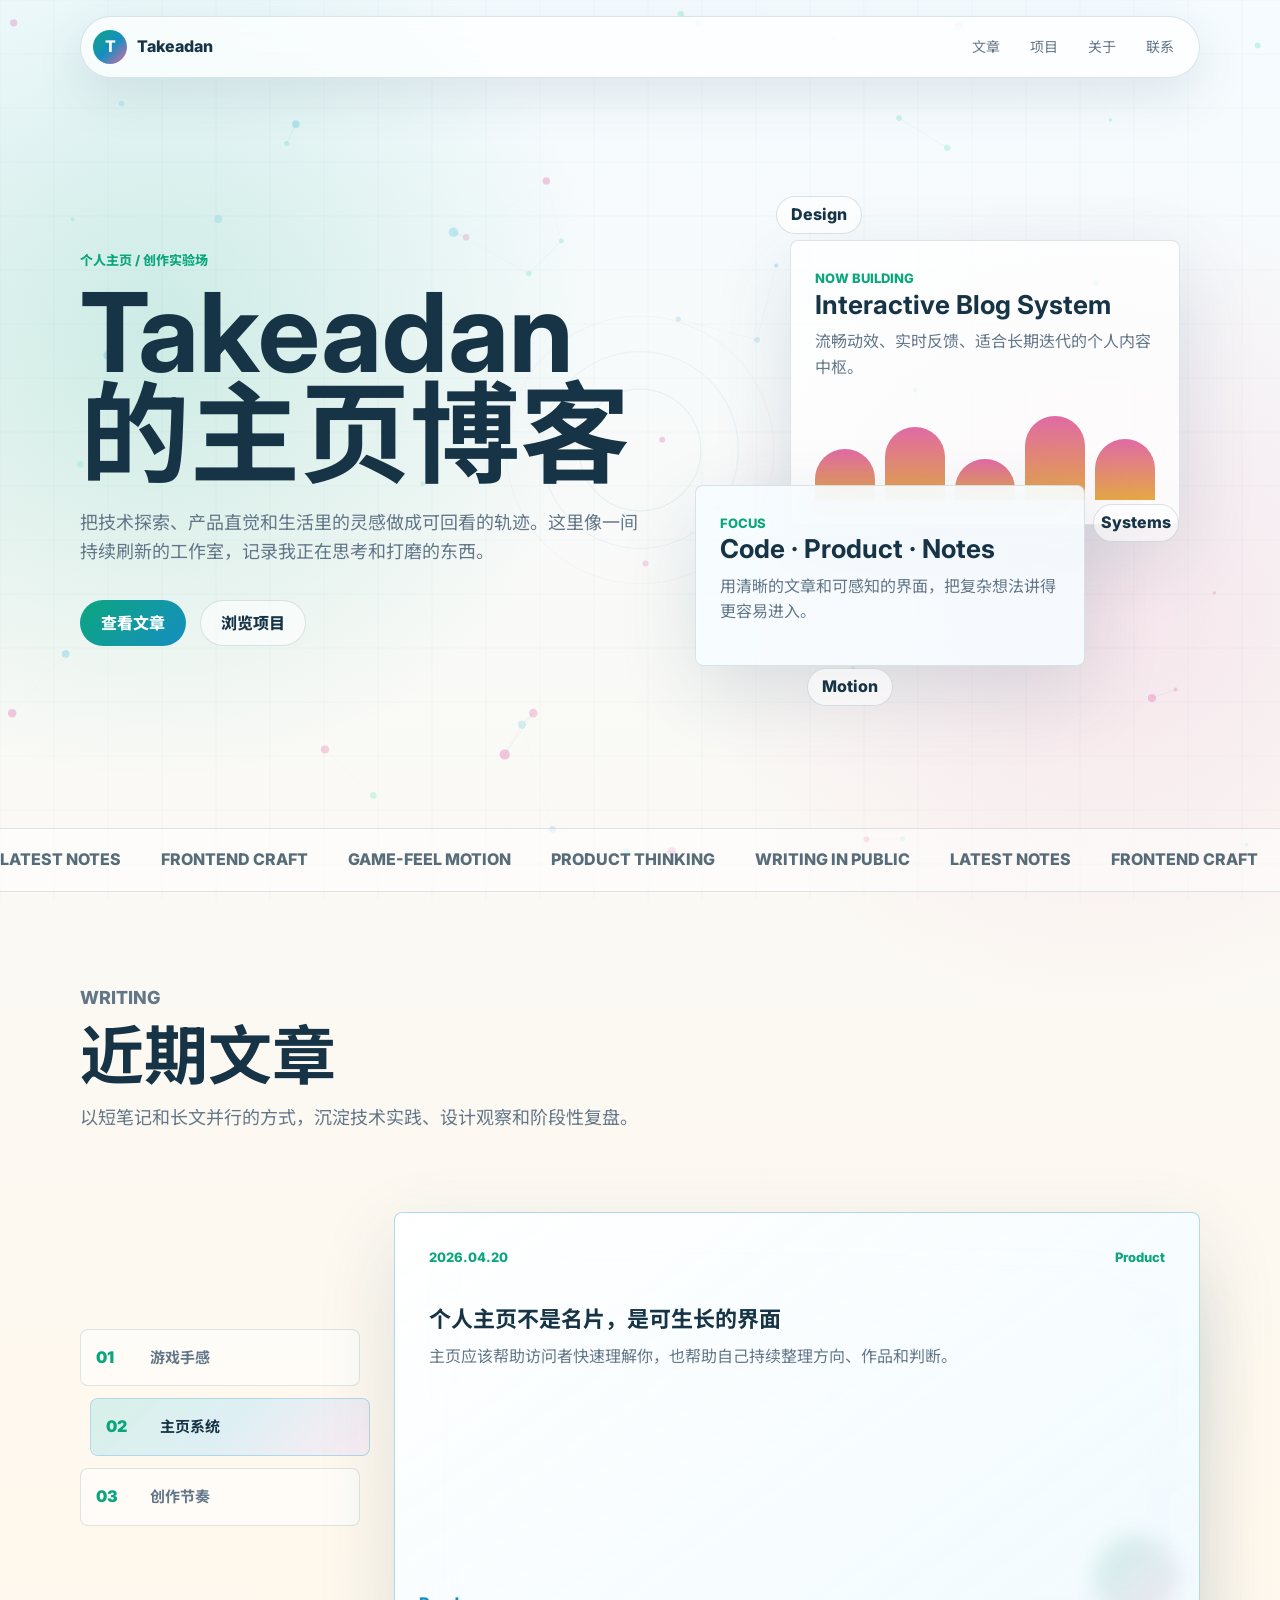
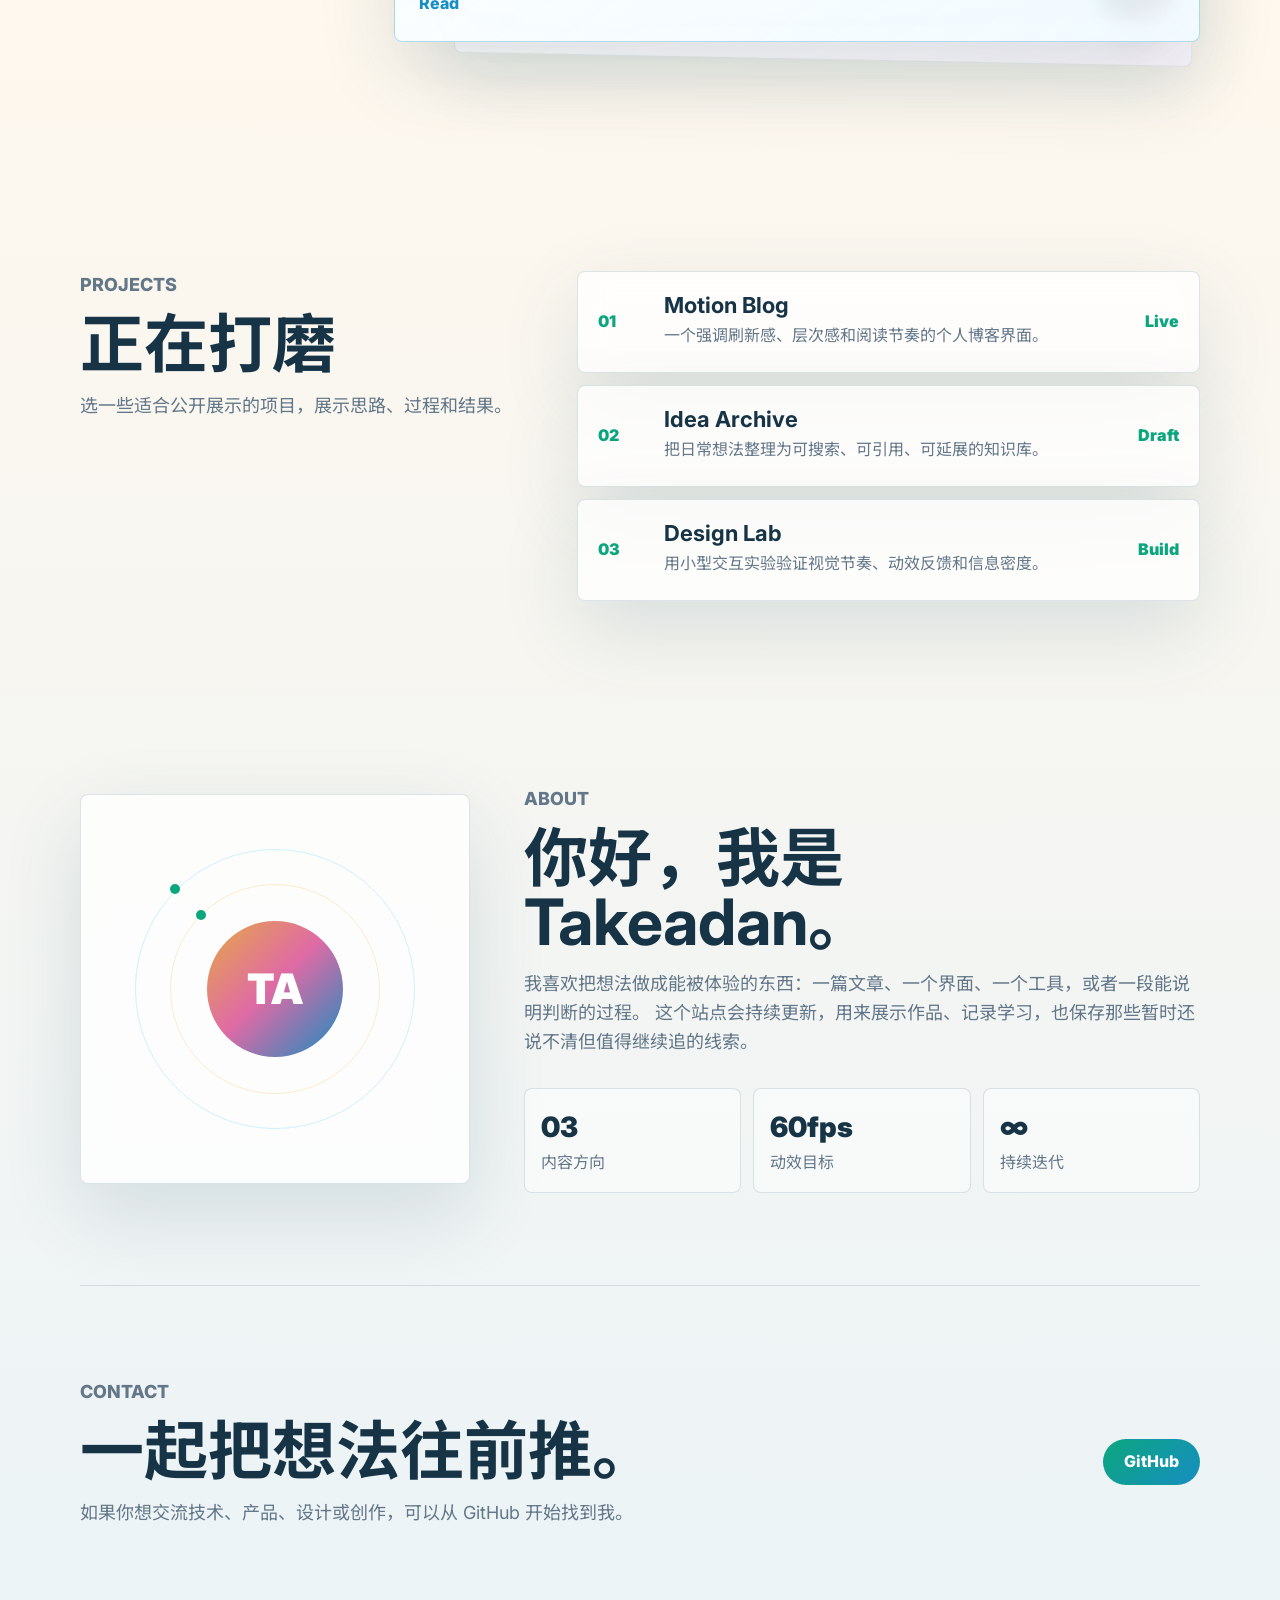
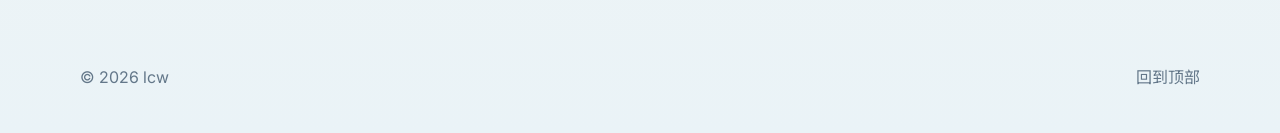
<file: index.html>
<!doctype html>
<html lang="zh-CN">
  <head>
    <meta charset="utf-8" />
    <meta name="viewport" content="width=device-width, initial-scale=1" />
    <meta
      name="description"
      content="Takeadan 的个人主页博客，记录技术、产品、创作与生活观察。"
    />
    <meta name="theme-color" content="#08111f" />
    <title>Takeadan | Personal Blog</title>
    <link rel="preconnect" href="https://fonts.googleapis.com" />
    <link rel="preconnect" href="https://fonts.gstatic.com" crossorigin />
    <link
      href="https://fonts.googleapis.com/css2?family=Inter:wght@400;500;600;700;800&family=Noto+Sans+SC:wght@400;500;700;900&display=swap"
      rel="stylesheet"
    />
    <link rel="stylesheet" href="./styles.css" />
  </head>
  <body>
    <canvas id="motion-canvas" aria-hidden="true"></canvas>
    <div class="cursor-orbit" aria-hidden="true"></div>

    <header class="site-header" data-reveal>
      <a class="brand" href="#top" aria-label="Takeadan 首页">
        <span class="brand-mark">T</span>
        <span>Takeadan</span>
      </a>
      <nav class="site-nav" aria-label="主要导航">
        <a href="#writing">文章</a>
        <a href="#projects">项目</a>
        <a href="#about">关于</a>
        <a href="#contact">联系</a>
      </nav>
    </header>

    <main id="top">
      <section class="hero section-panel" aria-labelledby="hero-title">
        <div class="hero-copy" data-reveal>
          <p class="eyebrow">个人主页 / 创作实验场</p>
          <h1 id="hero-title">Takeadan 的主页博客</h1>
          <p class="hero-lede">
            把技术探索、产品直觉和生活里的灵感做成可回看的轨迹。这里像一间持续刷新的工作室，记录我正在思考和打磨的东西。
          </p>
          <div class="hero-actions" aria-label="快速入口">
            <a class="button primary magnetic" href="#writing">查看文章</a>
            <a class="button ghost magnetic" href="#projects">浏览项目</a>
          </div>
        </div>

        <div class="hero-stage" data-reveal>
          <div class="signal-card depth-1">
            <span class="card-kicker">Now Building</span>
            <strong>Interactive Blog System</strong>
            <p>流畅动效、实时反馈、适合长期迭代的个人内容中枢。</p>
            <div class="mini-chart" aria-hidden="true">
              <span style="--level: 54%"></span>
              <span style="--level: 76%"></span>
              <span style="--level: 43%"></span>
              <span style="--level: 88%"></span>
              <span style="--level: 64%"></span>
            </div>
          </div>
          <div class="signal-card depth-2">
            <span class="card-kicker">Focus</span>
            <strong>Code · Product · Notes</strong>
            <p>用清晰的文章和可感知的界面，把复杂想法讲得更容易进入。</p>
          </div>
          <div class="floating-chip chip-a">Design</div>
          <div class="floating-chip chip-b">Systems</div>
          <div class="floating-chip chip-c">Motion</div>
        </div>
      </section>

      <section class="ticker" aria-label="状态更新" data-reveal>
        <div class="ticker-track">
          <span>Latest notes</span>
          <span>Frontend craft</span>
          <span>Game-feel motion</span>
          <span>Product thinking</span>
          <span>Writing in public</span>
          <span>Latest notes</span>
          <span>Frontend craft</span>
          <span>Game-feel motion</span>
          <span>Product thinking</span>
          <span>Writing in public</span>
        </div>
      </section>

      <section id="writing" class="content-section" aria-labelledby="writing-title">
        <div class="section-heading" data-reveal>
          <p class="eyebrow">Writing</p>
          <h2 id="writing-title">近期文章</h2>
          <p>以短笔记和长文并行的方式，沉淀技术实践、设计观察和阶段性复盘。</p>
        </div>
        <div class="post-stack-shell" data-reveal>
          <div class="stack-control" aria-label="文章切换">
            <button class="stack-dot is-active" type="button" data-stack-target="0">
              <span>01</span>
              <strong>游戏手感</strong>
            </button>
            <button class="stack-dot" type="button" data-stack-target="1">
              <span>02</span>
              <strong>主页系统</strong>
            </button>
            <button class="stack-dot" type="button" data-stack-target="2">
              <span>03</span>
              <strong>创作节奏</strong>
            </button>
          </div>
          <div class="post-stack" data-stack>
            <article class="post-card magnetic is-active" data-stack-card data-reveal>
            <div class="post-meta">
              <time datetime="2026-04-28">2026.04.28</time>
              <span>Frontend</span>
            </div>
            <h3>如何把网页动画做出“游戏手感”</h3>
            <p>从帧循环、缓动曲线、视差层和输入反馈开始，让页面不只是动，而是有响应、有重量。</p>
            <a href="./posts/game-feel-animation.html" aria-label="阅读：如何把网页动画做出游戏手感">Read</a>
          </article>
            <article class="post-card magnetic" data-stack-card data-reveal>
            <div class="post-meta">
              <time datetime="2026-04-20">2026.04.20</time>
              <span>Product</span>
            </div>
            <h3>个人主页不是名片，是可生长的界面</h3>
            <p>主页应该帮助访问者快速理解你，也帮助自己持续整理方向、作品和判断。</p>
            <a href="./posts/personal-homepage-system.html" aria-label="阅读：个人主页不是名片，是可生长的界面">Read</a>
          </article>
            <article class="post-card magnetic" data-stack-card data-reveal>
            <div class="post-meta">
              <time datetime="2026-04-12">2026.04.12</time>
              <span>Notes</span>
            </div>
            <h3>把灵感从碎片变成作品</h3>
            <p>记录、归档、重组，再通过一次次发布形成反馈，创作系统会自己长出节奏。</p>
            <a href="./posts/idea-to-work.html" aria-label="阅读：把灵感从碎片变成作品">Read</a>
          </article>
          </div>
        </div>
      </section>

      <section id="projects" class="content-section split-section" aria-labelledby="projects-title">
        <div class="section-heading" data-reveal>
          <p class="eyebrow">Projects</p>
          <h2 id="projects-title">正在打磨</h2>
          <p>选一些适合公开展示的项目，展示思路、过程和结果。</p>
        </div>
        <div class="project-list">
          <article class="project-row magnetic" data-reveal>
            <span>01</span>
            <div>
              <h3>Motion Blog</h3>
              <p>一个强调刷新感、层次感和阅读节奏的个人博客界面。</p>
            </div>
            <strong>Live</strong>
          </article>
          <article class="project-row magnetic" data-reveal>
            <span>02</span>
            <div>
              <h3>Idea Archive</h3>
              <p>把日常想法整理为可搜索、可引用、可延展的知识库。</p>
            </div>
            <strong>Draft</strong>
          </article>
          <article class="project-row magnetic" data-reveal>
            <span>03</span>
            <div>
              <h3>Design Lab</h3>
              <p>用小型交互实验验证视觉节奏、动效反馈和信息密度。</p>
            </div>
            <strong>Build</strong>
          </article>
        </div>
      </section>

      <section id="about" class="content-section about-section" aria-labelledby="about-title">
        <div class="portrait-panel" data-reveal aria-hidden="true">
          <div class="portrait-core">TA</div>
          <span class="orbit-line"></span>
          <span class="orbit-line second"></span>
        </div>
        <div class="about-copy" data-reveal>
          <p class="eyebrow">About</p>
          <h2 id="about-title">你好，我是 Takeadan。</h2>
          <p>
            我喜欢把想法做成能被体验的东西：一篇文章、一个界面、一个工具，或者一段能说明判断的过程。
            这个站点会持续更新，用来展示作品、记录学习，也保存那些暂时还说不清但值得继续追的线索。
          </p>
          <dl class="stats">
            <div>
              <dt>03</dt>
              <dd>内容方向</dd>
            </div>
            <div>
              <dt>60fps</dt>
              <dd>动效目标</dd>
            </div>
            <div>
              <dt>∞</dt>
              <dd>持续迭代</dd>
            </div>
          </dl>
        </div>
      </section>

      <section id="contact" class="content-section contact-section" aria-labelledby="contact-title">
        <div data-reveal>
          <p class="eyebrow">Contact</p>
          <h2 id="contact-title">一起把想法往前推。</h2>
          <p>如果你想交流技术、产品、设计或创作，可以从 GitHub 开始找到我。</p>
        </div>
        <a class="button primary magnetic" href="https://github.com/takeadan" rel="noreferrer" target="_blank">
          GitHub
        </a>
      </section>
    </main>

    <footer class="site-footer">
      <span>© 2026 lcw</span>
      <a href="#top">回到顶部</a>
    </footer>

    <script src="./script.js"></script>
  </body>
</html>
</file>
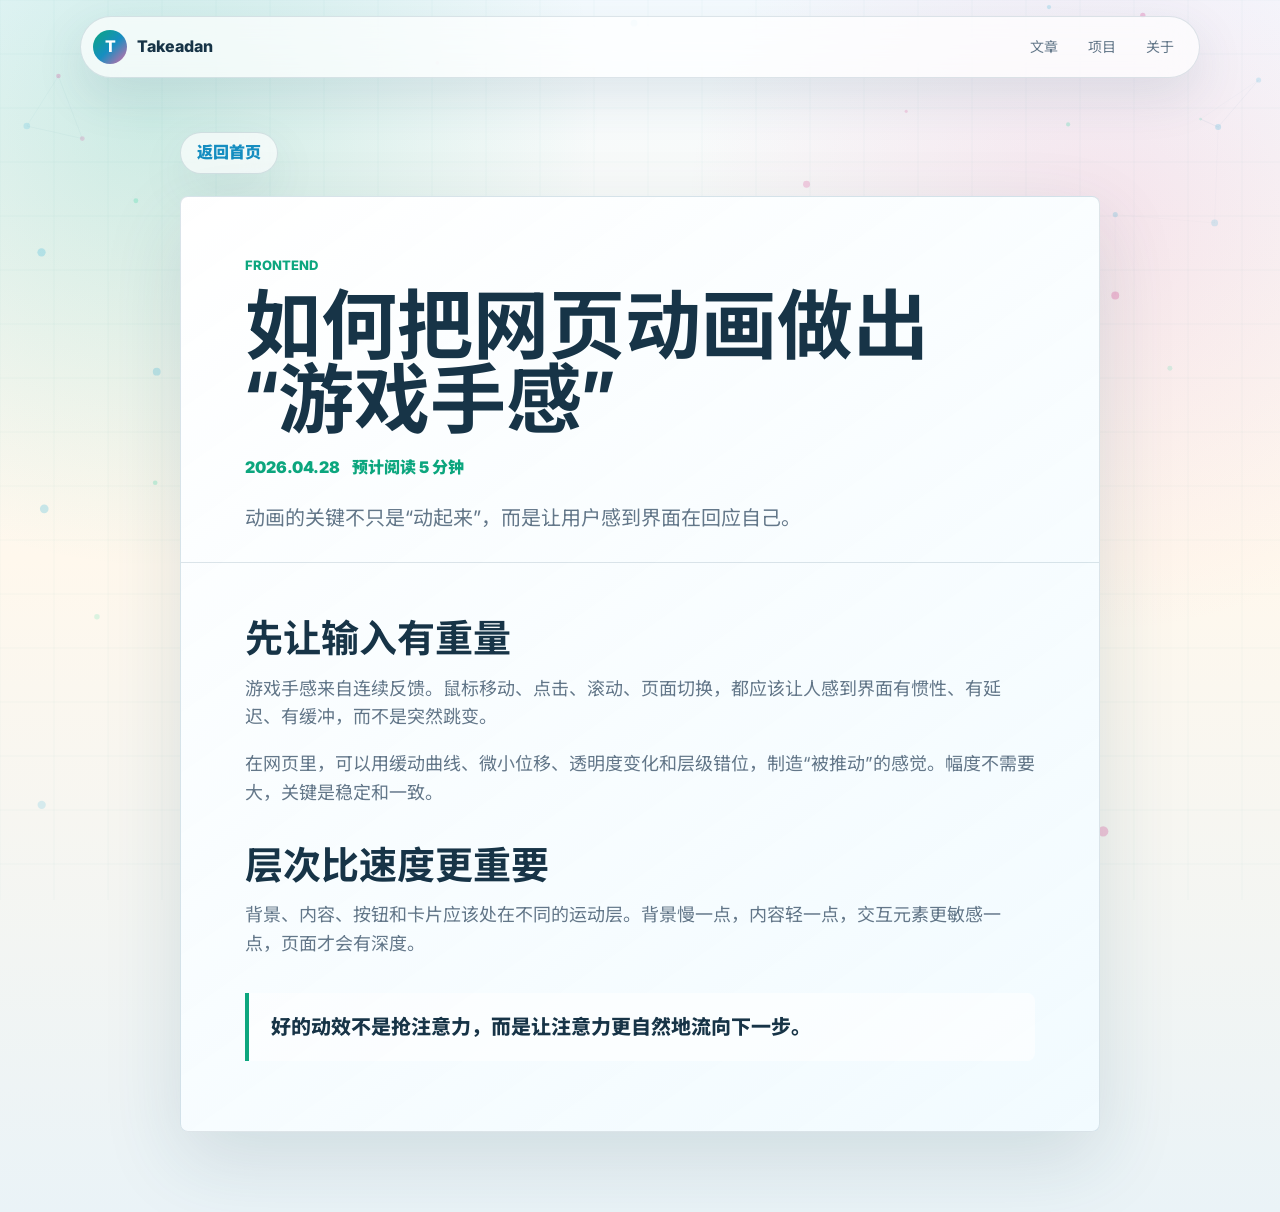
<file: posts/game-feel-animation.html>
<!doctype html>
<html lang="zh-CN">
  <head>
    <meta charset="utf-8" />
    <meta name="viewport" content="width=device-width, initial-scale=1" />
    <meta name="description" content="从帧循环、缓动曲线、视差层和输入反馈开始，让页面动效更有响应和重量。" />
    <meta name="theme-color" content="#f5fbff" />
    <title>如何把网页动画做出游戏手感 | Takeadan</title>
    <link rel="preconnect" href="https://fonts.googleapis.com" />
    <link rel="preconnect" href="https://fonts.gstatic.com" crossorigin />
    <link
      href="https://fonts.googleapis.com/css2?family=Inter:wght@400;500;600;700;800&family=Noto+Sans+SC:wght@400;500;700;900&display=swap"
      rel="stylesheet"
    />
    <link rel="stylesheet" href="../styles.css" />
  </head>
  <body class="post-page">
    <canvas id="motion-canvas" aria-hidden="true"></canvas>
    <div class="cursor-orbit" aria-hidden="true"></div>

    <header class="site-header post-header" data-reveal>
      <a class="brand" href="../index.html#top" aria-label="Takeadan 首页">
        <span class="brand-mark">T</span>
        <span>Takeadan</span>
      </a>
      <nav class="site-nav" aria-label="文章导航">
        <a href="../index.html#writing">文章</a>
        <a href="../index.html#projects">项目</a>
        <a href="../index.html#about">关于</a>
      </nav>
    </header>

    <main class="article-shell">
      <a class="back-link magnetic" href="../index.html#writing">返回首页</a>
      <article class="article-card" data-reveal>
        <header class="article-hero">
          <p class="eyebrow">Frontend</p>
          <h1>如何把网页动画做出“游戏手感”</h1>
          <div class="article-meta">
            <time datetime="2026-04-28">2026.04.28</time>
            <span>预计阅读 5 分钟</span>
          </div>
          <p class="article-summary">
            动画的关键不只是“动起来”，而是让用户感到界面在回应自己。
          </p>
        </header>

        <div class="article-content">
          <h2>先让输入有重量</h2>
          <p>
            游戏手感来自连续反馈。鼠标移动、点击、滚动、页面切换，都应该让人感到界面有惯性、有延迟、有缓冲，而不是突然跳变。
          </p>
          <p>
            在网页里，可以用缓动曲线、微小位移、透明度变化和层级错位，制造“被推动”的感觉。幅度不需要大，关键是稳定和一致。
          </p>

          <h2>层次比速度更重要</h2>
          <p>
            背景、内容、按钮和卡片应该处在不同的运动层。背景慢一点，内容轻一点，交互元素更敏感一点，页面才会有深度。
          </p>

          <blockquote>
            好的动效不是抢注意力，而是让注意力更自然地流向下一步。
          </blockquote>
        </div>
      </article>
    </main>

    <script src="../script.js"></script>
  </body>
</html>
</file>
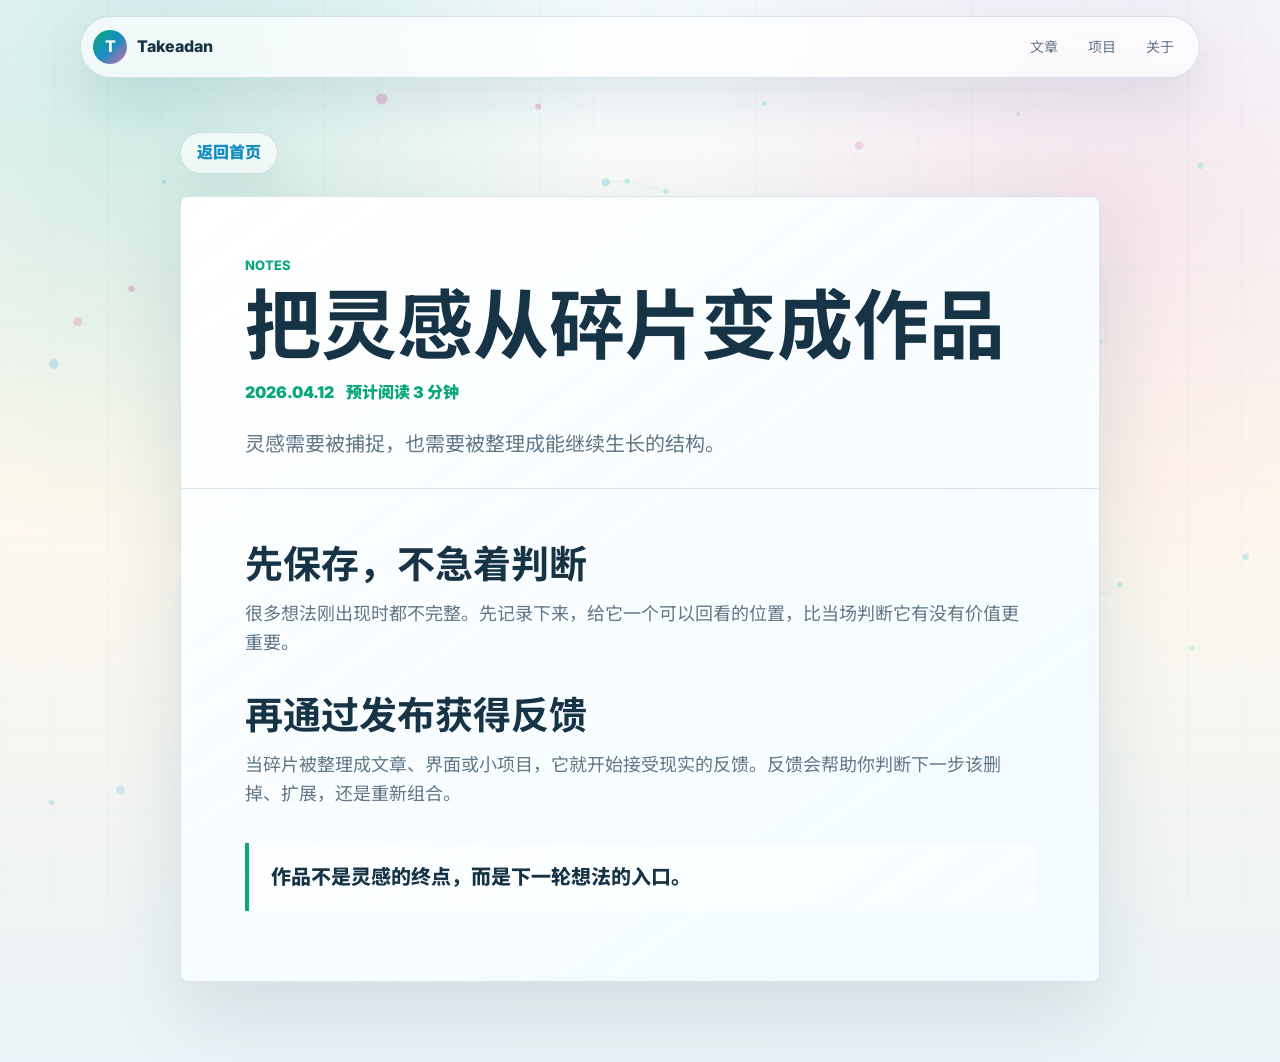
<file: posts/idea-to-work.html>
<!doctype html>
<html lang="zh-CN">
  <head>
    <meta charset="utf-8" />
    <meta name="viewport" content="width=device-width, initial-scale=1" />
    <meta name="description" content="记录、归档、重组，再通过发布形成反馈，把灵感从碎片变成作品。" />
    <meta name="theme-color" content="#f5fbff" />
    <title>把灵感从碎片变成作品 | Takeadan</title>
    <link rel="preconnect" href="https://fonts.googleapis.com" />
    <link rel="preconnect" href="https://fonts.gstatic.com" crossorigin />
    <link
      href="https://fonts.googleapis.com/css2?family=Inter:wght@400;500;600;700;800&family=Noto+Sans+SC:wght@400;500;700;900&display=swap"
      rel="stylesheet"
    />
    <link rel="stylesheet" href="../styles.css" />
  </head>
  <body class="post-page">
    <canvas id="motion-canvas" aria-hidden="true"></canvas>
    <div class="cursor-orbit" aria-hidden="true"></div>

    <header class="site-header post-header" data-reveal>
      <a class="brand" href="../index.html#top" aria-label="Takeadan 首页">
        <span class="brand-mark">T</span>
        <span>Takeadan</span>
      </a>
      <nav class="site-nav" aria-label="文章导航">
        <a href="../index.html#writing">文章</a>
        <a href="../index.html#projects">项目</a>
        <a href="../index.html#about">关于</a>
      </nav>
    </header>

    <main class="article-shell">
      <a class="back-link magnetic" href="../index.html#writing">返回首页</a>
      <article class="article-card" data-reveal>
        <header class="article-hero">
          <p class="eyebrow">Notes</p>
          <h1>把灵感从碎片变成作品</h1>
          <div class="article-meta">
            <time datetime="2026-04-12">2026.04.12</time>
            <span>预计阅读 3 分钟</span>
          </div>
          <p class="article-summary">
            灵感需要被捕捉，也需要被整理成能继续生长的结构。
          </p>
        </header>

        <div class="article-content">
          <h2>先保存，不急着判断</h2>
          <p>
            很多想法刚出现时都不完整。先记录下来，给它一个可以回看的位置，比当场判断它有没有价值更重要。
          </p>

          <h2>再通过发布获得反馈</h2>
          <p>
            当碎片被整理成文章、界面或小项目，它就开始接受现实的反馈。反馈会帮助你判断下一步该删掉、扩展，还是重新组合。
          </p>

          <blockquote>
            作品不是灵感的终点，而是下一轮想法的入口。
          </blockquote>
        </div>
      </article>
    </main>

    <script src="../script.js"></script>
  </body>
</html>
</file>
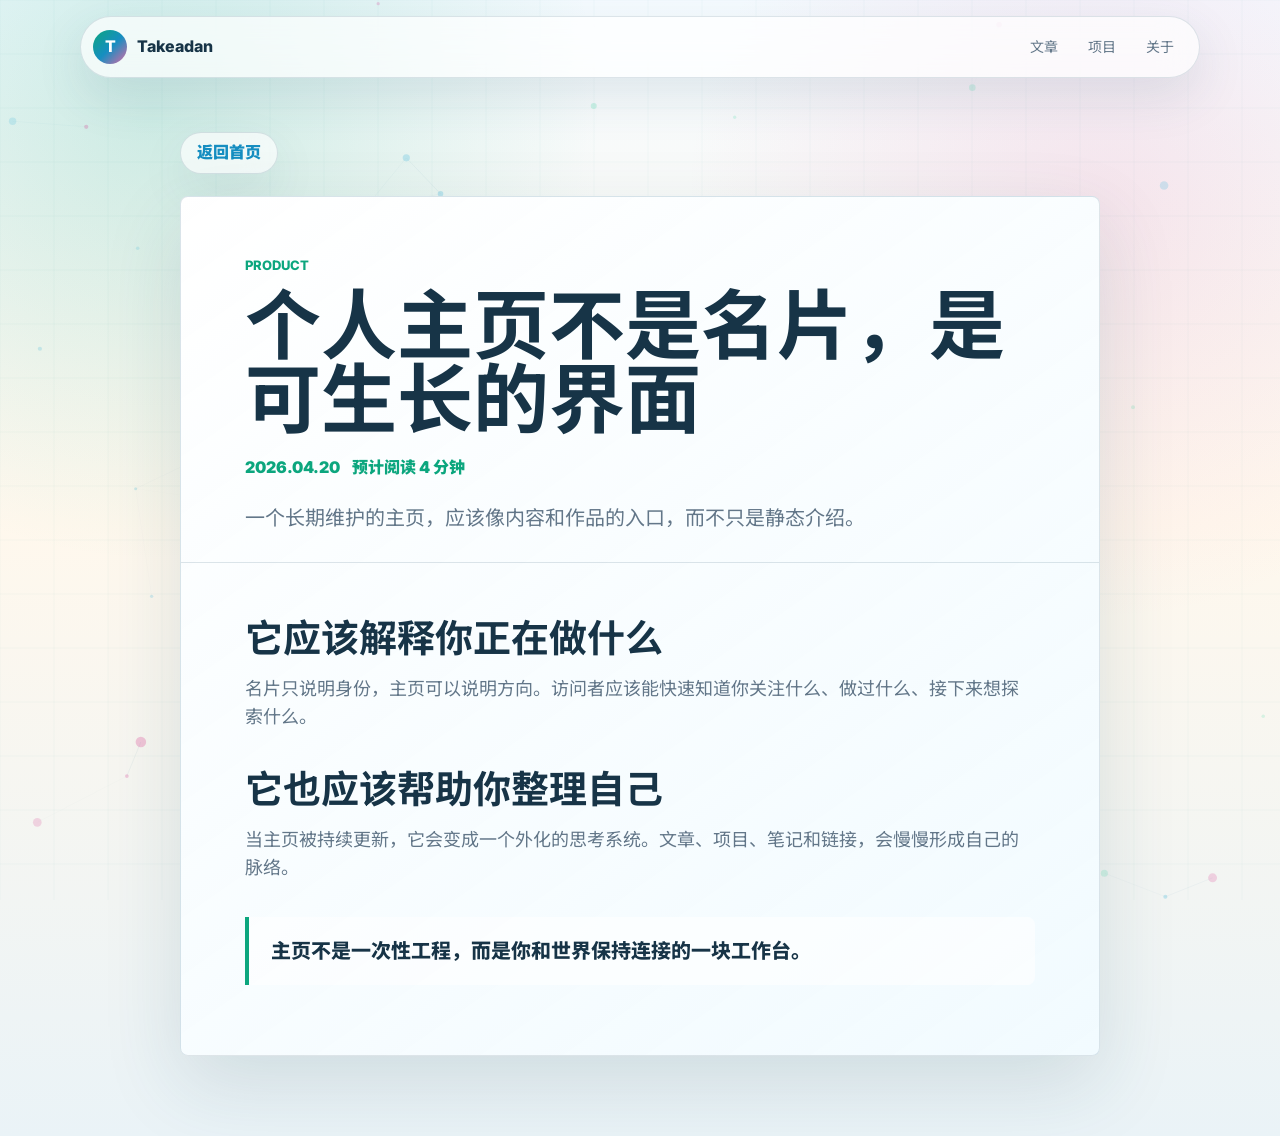
<file: posts/personal-homepage-system.html>
<!doctype html>
<html lang="zh-CN">
  <head>
    <meta charset="utf-8" />
    <meta name="viewport" content="width=device-width, initial-scale=1" />
    <meta name="description" content="个人主页应该帮助访问者理解你，也帮助自己持续整理方向、作品和判断。" />
    <meta name="theme-color" content="#f5fbff" />
    <title>个人主页不是名片，是可生长的界面 | Takeadan</title>
    <link rel="preconnect" href="https://fonts.googleapis.com" />
    <link rel="preconnect" href="https://fonts.gstatic.com" crossorigin />
    <link
      href="https://fonts.googleapis.com/css2?family=Inter:wght@400;500;600;700;800&family=Noto+Sans+SC:wght@400;500;700;900&display=swap"
      rel="stylesheet"
    />
    <link rel="stylesheet" href="../styles.css" />
  </head>
  <body class="post-page">
    <canvas id="motion-canvas" aria-hidden="true"></canvas>
    <div class="cursor-orbit" aria-hidden="true"></div>

    <header class="site-header post-header" data-reveal>
      <a class="brand" href="../index.html#top" aria-label="Takeadan 首页">
        <span class="brand-mark">T</span>
        <span>Takeadan</span>
      </a>
      <nav class="site-nav" aria-label="文章导航">
        <a href="../index.html#writing">文章</a>
        <a href="../index.html#projects">项目</a>
        <a href="../index.html#about">关于</a>
      </nav>
    </header>

    <main class="article-shell">
      <a class="back-link magnetic" href="../index.html#writing">返回首页</a>
      <article class="article-card" data-reveal>
        <header class="article-hero">
          <p class="eyebrow">Product</p>
          <h1>个人主页不是名片，是可生长的界面</h1>
          <div class="article-meta">
            <time datetime="2026-04-20">2026.04.20</time>
            <span>预计阅读 4 分钟</span>
          </div>
          <p class="article-summary">
            一个长期维护的主页，应该像内容和作品的入口，而不只是静态介绍。
          </p>
        </header>

        <div class="article-content">
          <h2>它应该解释你正在做什么</h2>
          <p>
            名片只说明身份，主页可以说明方向。访问者应该能快速知道你关注什么、做过什么、接下来想探索什么。
          </p>

          <h2>它也应该帮助你整理自己</h2>
          <p>
            当主页被持续更新，它会变成一个外化的思考系统。文章、项目、笔记和链接，会慢慢形成自己的脉络。
          </p>

          <blockquote>
            主页不是一次性工程，而是你和世界保持连接的一块工作台。
          </blockquote>
        </div>
      </article>
    </main>

    <script src="../script.js"></script>
  </body>
</html>
</file>
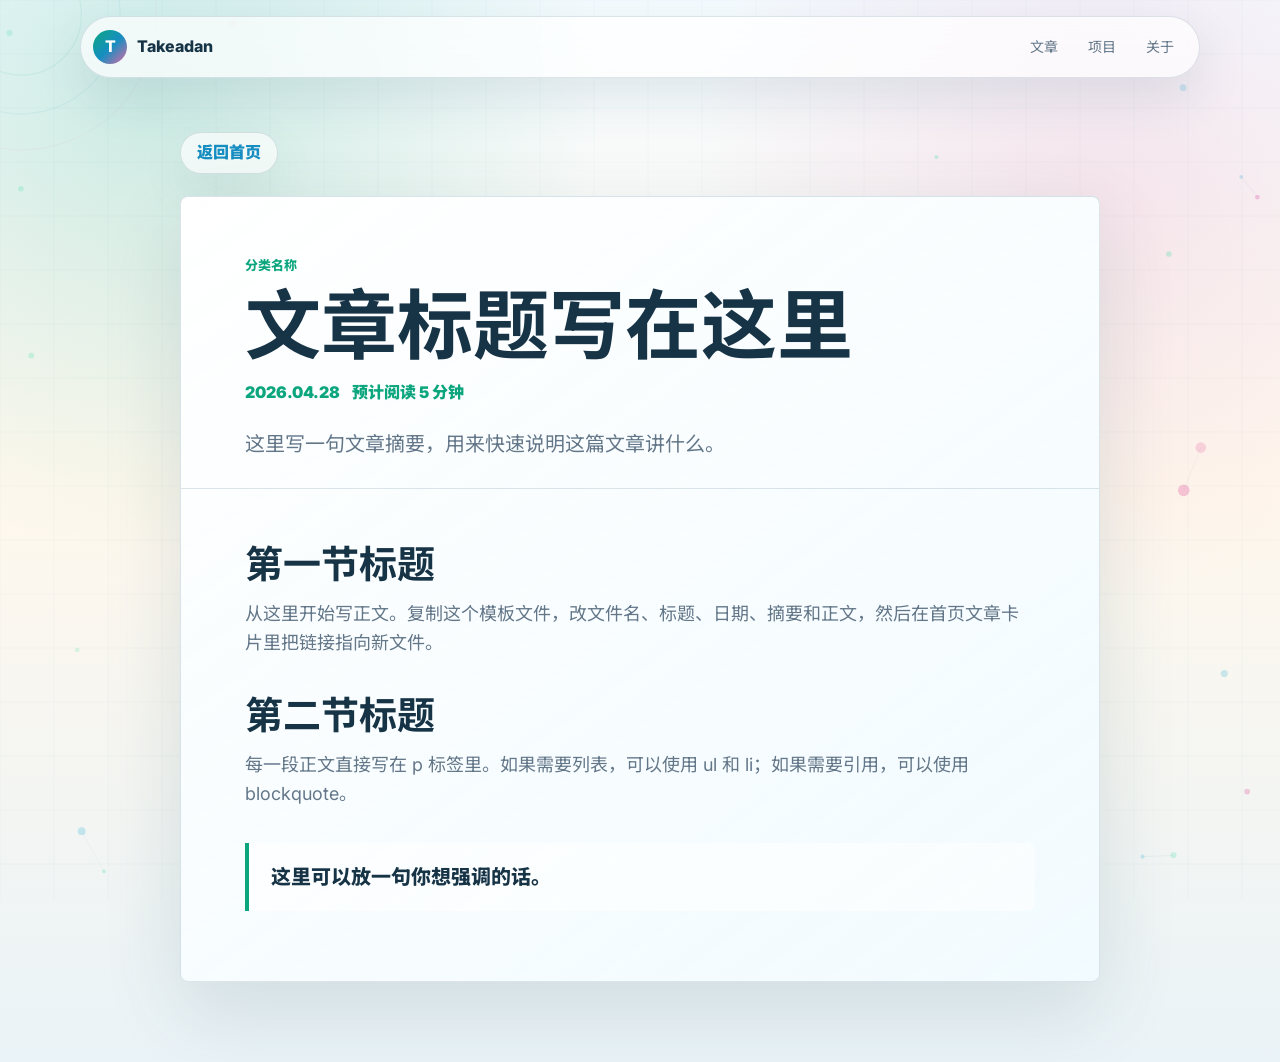
<file: posts/template.html>
<!doctype html>
<html lang="zh-CN">
  <head>
    <meta charset="utf-8" />
    <meta name="viewport" content="width=device-width, initial-scale=1" />
    <meta name="description" content="文章摘要写在这里。" />
    <meta name="theme-color" content="#f5fbff" />
    <title>文章标题 | Takeadan</title>
    <link rel="preconnect" href="https://fonts.googleapis.com" />
    <link rel="preconnect" href="https://fonts.gstatic.com" crossorigin />
    <link
      href="https://fonts.googleapis.com/css2?family=Inter:wght@400;500;600;700;800&family=Noto+Sans+SC:wght@400;500;700;900&display=swap"
      rel="stylesheet"
    />
    <link rel="stylesheet" href="../styles.css" />
  </head>
  <body class="post-page">
    <canvas id="motion-canvas" aria-hidden="true"></canvas>
    <div class="cursor-orbit" aria-hidden="true"></div>

    <header class="site-header post-header" data-reveal>
      <a class="brand" href="../index.html#top" aria-label="Takeadan 首页">
        <span class="brand-mark">T</span>
        <span>Takeadan</span>
      </a>
      <nav class="site-nav" aria-label="文章导航">
        <a href="../index.html#writing">文章</a>
        <a href="../index.html#projects">项目</a>
        <a href="../index.html#about">关于</a>
      </nav>
    </header>

    <main class="article-shell">
      <a class="back-link magnetic" href="../index.html#writing">返回首页</a>
      <article class="article-card" data-reveal>
        <header class="article-hero">
          <p class="eyebrow">分类名称</p>
          <h1>文章标题写在这里</h1>
          <div class="article-meta">
            <time datetime="2026-04-28">2026.04.28</time>
            <span>预计阅读 5 分钟</span>
          </div>
          <p class="article-summary">
            这里写一句文章摘要，用来快速说明这篇文章讲什么。
          </p>
        </header>

        <div class="article-content">
          <h2>第一节标题</h2>
          <p>
            从这里开始写正文。复制这个模板文件，改文件名、标题、日期、摘要和正文，然后在首页文章卡片里把链接指向新文件。
          </p>

          <h2>第二节标题</h2>
          <p>
            每一段正文直接写在 p 标签里。如果需要列表，可以使用 ul 和 li；如果需要引用，可以使用 blockquote。
          </p>

          <blockquote>
            这里可以放一句你想强调的话。
          </blockquote>
        </div>
      </article>
    </main>

    <script src="../script.js"></script>
  </body>
</html>
</file>
<file: styles.css>
:root {
  color-scheme: light;
  --bg: #f5fbff;
  --bg-deep: #eaf3f7;
  --text: #173447;
  --muted: #637789;
  --line: rgba(27, 76, 103, 0.14);
  --panel: rgba(255, 255, 255, 0.76);
  --panel-strong: rgba(247, 252, 255, 0.9);
  --green: #0ca67e;
  --cyan: #168ec1;
  --pink: #df6aa5;
  --amber: #e6a845;
  --shadow: 0 28px 80px rgba(31, 77, 102, 0.14);
}

* {
  box-sizing: border-box;
}

html {
  scroll-behavior: smooth;
}

body {
  min-height: 100vh;
  margin: 0;
  background:
    radial-gradient(circle at 12% 10%, rgba(12, 166, 126, 0.18), transparent 28rem),
    radial-gradient(circle at 86% 18%, rgba(223, 106, 165, 0.15), transparent 26rem),
    linear-gradient(180deg, var(--bg), #fff8ed 46%, var(--bg-deep));
  color: var(--text);
  font-family: "Inter", "Noto Sans SC", system-ui, -apple-system, BlinkMacSystemFont, sans-serif;
  line-height: 1.6;
  overflow-x: hidden;
}

a {
  color: inherit;
  text-decoration: none;
}

#motion-canvas {
  position: fixed;
  inset: 0;
  width: 100%;
  height: 100%;
  z-index: -2;
}

.cursor-orbit {
  position: fixed;
  left: 0;
  top: 0;
  width: 26px;
  height: 26px;
  border: 1px solid rgba(22, 142, 193, 0.42);
  border-radius: 50%;
  pointer-events: none;
  transform: translate3d(-50%, -50%, 0);
  z-index: 20;
  opacity: 0;
  transition: opacity 180ms ease;
  mix-blend-mode: screen;
}

.site-header {
  position: fixed;
  top: 16px;
  left: 50%;
  z-index: 10;
  display: flex;
  width: min(1120px, calc(100% - 28px));
  align-items: center;
  justify-content: space-between;
  padding: 10px 12px;
  border: 1px solid var(--line);
  border-radius: 999px;
  background: rgba(255, 255, 255, 0.68);
  box-shadow: 0 18px 50px rgba(39, 83, 110, 0.12);
  backdrop-filter: blur(18px);
  transform: translateX(-50%);
}

.brand,
.site-nav {
  display: flex;
  align-items: center;
}

.brand {
  gap: 10px;
  font-weight: 800;
}

.brand-mark {
  display: grid;
  width: 34px;
  height: 34px;
  place-items: center;
  border-radius: 50%;
  background: linear-gradient(135deg, var(--green), var(--cyan) 52%, var(--pink));
  color: #ffffff;
}

.site-nav {
  gap: 4px;
}

.site-nav a {
  padding: 9px 13px;
  border-radius: 999px;
  color: var(--muted);
  font-size: 14px;
  transition: color 180ms ease, background 180ms ease;
}

.site-nav a:hover {
  background: rgba(255, 255, 255, 0.08);
  color: var(--text);
}

main {
  position: relative;
}

.section-panel,
.content-section {
  width: min(1120px, calc(100% - 32px));
  margin: 0 auto;
}

.hero {
  display: grid;
  min-height: 92vh;
  grid-template-columns: minmax(0, 1.04fr) minmax(320px, 0.96fr);
  gap: 42px;
  align-items: center;
  padding: 116px 0 48px;
}

.eyebrow,
.card-kicker {
  margin: 0 0 12px;
  color: var(--green);
  font-size: 13px;
  font-weight: 800;
  letter-spacing: 0;
  text-transform: uppercase;
}

h1,
h2,
h3,
p {
  margin-top: 0;
}

h1 {
  max-width: 780px;
  margin-bottom: 24px;
  font-size: clamp(48px, 9vw, 110px);
  line-height: 0.92;
  letter-spacing: 0;
  overflow-wrap: anywhere;
}

h2 {
  margin-bottom: 16px;
  font-size: clamp(32px, 5vw, 64px);
  line-height: 1;
  letter-spacing: 0;
}

h3 {
  margin-bottom: 12px;
  font-size: 22px;
  line-height: 1.2;
}

.hero-lede,
.section-heading p,
.about-copy p,
.contact-section p {
  color: var(--muted);
  font-size: 18px;
}

.hero-lede {
  max-width: 680px;
  margin-bottom: 34px;
}

.hero-copy {
  min-width: 0;
}

.hero-actions,
.contact-section {
  display: flex;
  flex-wrap: wrap;
  gap: 14px;
  align-items: center;
}

.button {
  display: inline-flex;
  min-height: 46px;
  align-items: center;
  justify-content: center;
  border: 1px solid var(--line);
  border-radius: 999px;
  padding: 0 20px;
  font-weight: 800;
  transition: border-color 180ms ease, background 180ms ease, color 180ms ease;
}

.button.primary {
  border-color: transparent;
  background: linear-gradient(135deg, var(--green), var(--cyan));
  color: #ffffff;
}

.button.ghost {
  background: rgba(255, 255, 255, 0.58);
}

.hero-stage {
  position: relative;
  min-height: 520px;
  perspective: 1200px;
}

.signal-card,
.post-card,
.project-row,
.portrait-panel {
  border: 1px solid var(--line);
  background: var(--panel);
  box-shadow: var(--shadow);
  backdrop-filter: blur(18px);
}

.signal-card {
  position: absolute;
  overflow: hidden;
  width: min(390px, 90%);
  border-radius: 8px;
  padding: 24px;
  transform-style: preserve-3d;
}

.signal-card::after,
.post-card::after,
.project-row::after {
  position: absolute;
  inset: 0;
  z-index: 2;
  pointer-events: none;
  background:
    linear-gradient(115deg, transparent 0%, rgba(102, 227, 180, 0.2) 28%, rgba(108, 215, 255, 0.32) 45%, rgba(255, 111, 174, 0.2) 62%, transparent 100%);
  content: "";
  opacity: 0;
  transform: translate3d(-120%, 0, 0);
}

.hero-stage.is-visible .signal-card::after,
.post-card.is-visible::after,
.project-row.is-visible::after {
  animation: cardSheen 1.25s cubic-bezier(0.18, 0.84, 0.18, 1) both;
}

.post-stack .post-card[data-stack-state="active"]::after {
  animation: stackCardReveal 1.45s cubic-bezier(0.18, 0.84, 0.18, 1) both;
}

.hero-stage.is-visible .depth-2::after,
.post-card.is-visible:nth-child(2)::after,
.project-row.is-visible:nth-child(2)::after {
  animation-delay: 140ms;
}

.post-card.is-visible:nth-child(3)::after,
.project-row.is-visible:nth-child(3)::after {
  animation-delay: 280ms;
}

.signal-card strong {
  display: block;
  margin-bottom: 10px;
  font-size: 26px;
  line-height: 1.1;
  overflow-wrap: anywhere;
}

.signal-card p,
.post-card p,
.project-row p {
  color: var(--muted);
}

.depth-1 {
  top: 52px;
  right: 20px;
  animation: stageFloat 10s ease-in-out infinite;
}

.depth-2 {
  left: 12px;
  bottom: 42px;
  background: var(--panel-strong);
  animation: stageFloat 10s ease-in-out -3.2s infinite;
}

.mini-chart {
  display: grid;
  height: 96px;
  grid-template-columns: repeat(5, 1fr);
  gap: 10px;
  align-items: end;
  margin-top: 24px;
}

.mini-chart span {
  display: block;
  height: var(--level);
  border-radius: 999px 999px 4px 4px;
  background: linear-gradient(180deg, var(--pink), var(--amber));
  transform-origin: bottom;
  animation: barPulse 3.2s ease-in-out infinite alternate;
}

.mini-chart span:nth-child(even) {
  animation-delay: 260ms;
}

.floating-chip {
  position: absolute;
  display: grid;
  min-width: 86px;
  height: 38px;
  place-items: center;
  border: 1px solid rgba(27, 76, 103, 0.16);
  border-radius: 999px;
  background: rgba(255, 255, 255, 0.62);
  color: var(--text);
  font-weight: 800;
  animation: chipDrift 9s ease-in-out infinite;
}

.chip-a {
  top: 8px;
  left: 18%;
}

.chip-b {
  right: 4%;
  bottom: 166px;
  animation-delay: -1.2s;
}

.chip-c {
  left: 24%;
  bottom: 2px;
  animation-delay: -2.4s;
}

.ticker {
  overflow: hidden;
  border-block: 1px solid var(--line);
  background: rgba(255, 255, 255, 0.48);
}

.ticker-track {
  display: flex;
  width: max-content;
  gap: 40px;
  padding: 18px 0;
  color: rgba(23, 52, 71, 0.72);
  font-weight: 800;
  text-transform: uppercase;
  animation: tickerMove 38s linear infinite;
}

.ticker-track span {
  white-space: nowrap;
}

.content-section {
  padding: 92px 0;
}

.section-heading {
  max-width: 720px;
  margin-bottom: 34px;
}

.post-stack-shell {
  display: grid;
  min-height: 520px;
  grid-template-columns: 280px minmax(0, 1fr);
  gap: 34px;
  align-items: center;
}

.stack-control {
  display: grid;
  gap: 12px;
}

.stack-dot {
  position: relative;
  display: grid;
  grid-template-columns: 42px 1fr;
  gap: 12px;
  align-items: center;
  border: 1px solid var(--line);
  border-radius: 8px;
  padding: 15px;
  background: rgba(255, 255, 255, 0.58);
  color: var(--muted);
  cursor: pointer;
  font: inherit;
  text-align: left;
  transition: border-color 260ms ease, background 260ms ease, color 260ms ease, transform 260ms ease;
}

.stack-dot::before {
  position: absolute;
  inset: 0;
  border-radius: inherit;
  background: linear-gradient(135deg, rgba(12, 166, 126, 0.16), rgba(22, 142, 193, 0.14), rgba(223, 106, 165, 0.12));
  content: "";
  opacity: 0;
  transition: opacity 260ms ease;
}

.stack-dot span,
.stack-dot strong {
  position: relative;
}

.stack-dot span {
  color: var(--green);
  font-weight: 900;
}

.stack-dot strong {
  font-size: 15px;
}

.stack-dot.is-active {
  border-color: rgba(22, 142, 193, 0.34);
  background: rgba(255, 255, 255, 0.86);
  color: var(--text);
  transform: translateX(10px);
}

.stack-dot.is-active::before {
  opacity: 1;
}

.post-stack {
  position: relative;
  min-height: 430px;
  perspective: 1400px;
}

.post-card {
  position: relative;
  min-height: 300px;
  overflow: hidden;
  border-radius: 8px;
  padding: 24px;
  transition: border-color 260ms ease, opacity 520ms cubic-bezier(0.16, 0.92, 0.18, 1),
    transform 640ms cubic-bezier(0.16, 0.92, 0.18, 1), background 260ms ease;
}

.post-stack .post-card {
  position: absolute;
  inset: 0;
  min-height: 430px;
  padding: 34px;
  transform-origin: 50% 88%;
  will-change: transform, opacity;
}

.post-stack .post-card[data-stack-state="active"] {
  z-index: 5;
  opacity: 1;
  border-color: rgba(22, 142, 193, 0.32);
  background:
    linear-gradient(145deg, rgba(255, 255, 255, 0.96), rgba(239, 250, 255, 0.88)),
    var(--panel);
  transform: translate3d(0, 0, 0) scale(1) rotateX(0deg);
}

.post-stack .post-card[data-stack-state="next"] {
  z-index: 4;
  opacity: 0.72;
  background:
    linear-gradient(145deg, rgba(255, 255, 255, 0.78), rgba(247, 239, 255, 0.72)),
    var(--panel);
  transform: translate3d(28px, 30px, -60px) scale(0.955) rotateZ(1.1deg);
}

.post-stack .post-card[data-stack-state="far"] {
  z-index: 3;
  opacity: 0.42;
  background:
    linear-gradient(145deg, rgba(255, 255, 255, 0.68), rgba(255, 248, 232, 0.64)),
    var(--panel);
  transform: translate3d(54px, 58px, -120px) scale(0.91) rotateZ(2deg);
}

.post-stack .post-card[data-stack-state="behind"] {
  z-index: 2;
  opacity: 0.2;
  pointer-events: none;
  transform: translate3d(-24px, -22px, -120px) scale(0.92) rotateZ(-1.4deg);
}

.post-card::before {
  position: absolute;
  inset: auto 20px 20px auto;
  width: 86px;
  height: 86px;
  border-radius: 50%;
  background: linear-gradient(135deg, rgba(12, 166, 126, 0.42), rgba(223, 106, 165, 0.34));
  content: "";
  filter: blur(10px);
  opacity: 0.36;
}

.post-card:hover,
.project-row:hover {
  border-color: rgba(22, 142, 193, 0.42);
  background: rgba(255, 255, 255, 0.88);
}

.post-meta {
  display: flex;
  justify-content: space-between;
  gap: 10px;
  margin-bottom: 38px;
  color: var(--green);
  font-size: 13px;
  font-weight: 800;
}

.post-card a {
  position: absolute;
  left: 24px;
  bottom: 24px;
  color: var(--cyan);
  font-weight: 800;
}

.split-section {
  display: grid;
  grid-template-columns: 0.85fr 1.15fr;
  gap: 36px;
  align-items: start;
}

.project-list {
  display: grid;
  gap: 12px;
}

.project-row {
  position: relative;
  display: grid;
  grid-template-columns: 48px 1fr auto;
  gap: 18px;
  align-items: center;
  overflow: hidden;
  border-radius: 8px;
  padding: 20px;
}

.project-row > span,
.project-row > strong {
  color: var(--green);
  font-weight: 900;
}

.project-row h3,
.project-row p {
  margin-bottom: 4px;
}

.about-section {
  display: grid;
  grid-template-columns: 390px minmax(0, 1fr);
  gap: 54px;
  align-items: center;
}

.portrait-panel {
  position: relative;
  display: grid;
  aspect-ratio: 1;
  place-items: center;
  overflow: hidden;
  border-radius: 8px;
}

.portrait-core {
  display: grid;
  width: 136px;
  height: 136px;
  place-items: center;
  border-radius: 50%;
  background: linear-gradient(135deg, var(--amber), var(--pink) 48%, var(--cyan));
  color: #ffffff;
  font-size: 42px;
  font-weight: 900;
}

.orbit-line {
  position: absolute;
  width: 72%;
  aspect-ratio: 1;
  border: 1px solid rgba(108, 215, 255, 0.32);
  border-radius: 50%;
  animation: spin 15s linear infinite;
}

.orbit-line::before {
  position: absolute;
  top: 12%;
  left: 12%;
  width: 10px;
  height: 10px;
  border-radius: 50%;
  background: var(--green);
  content: "";
}

.orbit-line.second {
  width: 54%;
  border-color: rgba(255, 200, 107, 0.34);
  animation-direction: reverse;
  animation-duration: 20s;
}

.stats {
  display: grid;
  grid-template-columns: repeat(3, 1fr);
  gap: 12px;
  margin: 32px 0 0;
}

.stats div {
  border: 1px solid var(--line);
  border-radius: 8px;
  padding: 16px;
  background: rgba(255, 255, 255, 0.5);
}

.stats dt {
  color: var(--text);
  font-size: 28px;
  font-weight: 900;
}

.stats dd {
  margin: 0;
  color: var(--muted);
}

.contact-section {
  justify-content: space-between;
  border-top: 1px solid var(--line);
}

.site-footer {
  display: flex;
  width: min(1120px, calc(100% - 32px));
  justify-content: space-between;
  margin: 0 auto;
  padding: 28px 0 42px;
  color: var(--muted);
}

.post-page {
  min-height: 100vh;
}

.post-header {
  position: absolute;
}

.article-shell {
  width: min(920px, calc(100% - 32px));
  margin: 0 auto;
  padding: 132px 0 80px;
}

.back-link {
  display: inline-flex;
  min-height: 42px;
  align-items: center;
  justify-content: center;
  margin-bottom: 22px;
  border: 1px solid var(--line);
  border-radius: 999px;
  padding: 0 16px;
  background: rgba(255, 255, 255, 0.66);
  color: var(--cyan);
  font-weight: 900;
  box-shadow: 0 18px 50px rgba(31, 77, 102, 0.08);
  backdrop-filter: blur(16px);
}

.article-card {
  overflow: hidden;
  border: 1px solid var(--line);
  border-radius: 8px;
  background:
    linear-gradient(145deg, rgba(255, 255, 255, 0.94), rgba(239, 250, 255, 0.84)),
    var(--panel);
  box-shadow: var(--shadow);
  backdrop-filter: blur(18px);
}

.article-hero {
  padding: clamp(28px, 6vw, 58px) clamp(24px, 6vw, 64px) 28px;
  border-bottom: 1px solid var(--line);
}

.article-hero h1 {
  max-width: 780px;
  margin-bottom: 18px;
  font-size: clamp(40px, 7vw, 76px);
  line-height: 0.98;
}

.article-meta {
  display: flex;
  flex-wrap: wrap;
  gap: 12px;
  margin-bottom: 22px;
  color: var(--green);
  font-weight: 900;
}

.article-summary {
  max-width: 720px;
  margin-bottom: 0;
  color: var(--muted);
  font-size: 20px;
}

.article-content {
  padding: clamp(26px, 5vw, 54px) clamp(24px, 6vw, 64px) clamp(34px, 6vw, 70px);
}

.article-content h2 {
  margin: 36px 0 14px;
  font-size: clamp(26px, 4vw, 38px);
  line-height: 1.14;
}

.article-content h2:first-child {
  margin-top: 0;
}

.article-content p,
.article-content li {
  color: var(--muted);
  font-size: 18px;
}

.article-content p {
  margin-bottom: 18px;
}

.article-content ul {
  margin: 0 0 22px;
  padding-left: 24px;
}

.article-content blockquote {
  margin: 34px 0 0;
  border-left: 4px solid var(--green);
  padding: 18px 22px;
  border-radius: 0 8px 8px 0;
  background: rgba(255, 255, 255, 0.58);
  color: var(--text);
  font-size: 20px;
  font-weight: 800;
}

[data-reveal] {
  opacity: 0;
  filter: blur(8px);
  transform: translate3d(0, 44px, 0) scale(0.965);
  transition: opacity 980ms cubic-bezier(0.16, 0.92, 0.18, 1),
    filter 980ms cubic-bezier(0.16, 0.92, 0.18, 1),
    transform 980ms cubic-bezier(0.16, 0.92, 0.18, 1);
}

.post-card[data-reveal],
.project-row[data-reveal] {
  transform: translate3d(0, 58px, 0) scale(0.94) rotateX(7deg);
}

[data-reveal].is-visible {
  opacity: 1;
  filter: blur(0);
  transform: translate3d(0, 0, 0) scale(1);
}

.site-header[data-reveal] {
  transform: translateX(-50%) translate3d(0, 32px, 0) scale(0.98);
}

.site-header[data-reveal].is-visible {
  transform: translateX(-50%) translate3d(0, 0, 0) scale(1);
}

@keyframes stageFloat {
  0%,
  100% {
    transform: translate3d(0, 0, 0) rotateX(0deg) rotateY(0deg);
  }

  50% {
    transform: translate3d(0, -18px, 0) rotateX(2deg) rotateY(-3deg);
  }
}

@keyframes chipDrift {
  0%,
  100% {
    transform: translate3d(0, 0, 0);
  }

  50% {
    transform: translate3d(14px, -16px, 0);
  }
}

@keyframes cardSheen {
  0% {
    opacity: 0;
    transform: translate3d(-120%, 0, 0);
  }

  28% {
    opacity: 0.82;
  }

  100% {
    opacity: 0;
    transform: translate3d(120%, 0, 0);
  }
}

@keyframes stackCardReveal {
  0% {
    opacity: 0;
    transform: translate3d(-120%, 0, 0);
  }

  24% {
    opacity: 0.92;
  }

  58% {
    opacity: 0.48;
  }

  100% {
    opacity: 0;
    transform: translate3d(120%, 0, 0);
  }
}

@keyframes barPulse {
  from {
    transform: scaleY(0.72);
  }

  to {
    transform: scaleY(1.05);
  }
}

@keyframes tickerMove {
  to {
    transform: translateX(-50%);
  }
}

@keyframes spin {
  to {
    transform: rotate(360deg);
  }
}

@media (max-width: 860px) {
  .site-header {
    align-items: flex-start;
    border-radius: 20px;
  }

  .site-nav {
    flex-wrap: wrap;
    justify-content: flex-end;
  }

  .hero,
  .split-section,
  .about-section {
    grid-template-columns: 1fr;
  }

  .hero {
    min-height: auto;
    padding-top: 132px;
  }

  .hero-stage {
    min-height: 460px;
  }

  .post-stack-shell {
    grid-template-columns: 1fr;
    gap: 22px;
  }

  .stack-control {
    grid-template-columns: repeat(3, minmax(0, 1fr));
  }

  .stack-dot {
    grid-template-columns: 1fr;
    gap: 4px;
    padding: 12px;
  }

  .portrait-panel {
    max-width: 390px;
  }
}

@media (max-width: 560px) {
  .site-header {
    position: absolute;
    left: 14px;
    right: 14px;
    width: auto;
    transform: none;
  }

  .site-header[data-reveal] {
    transform: translate3d(0, 28px, 0) scale(0.98);
  }

  .site-header[data-reveal].is-visible {
    transform: translate3d(0, 0, 0) scale(1);
  }

  .brand {
    min-width: 132px;
  }

  .site-nav a {
    padding: 7px 9px;
    font-size: 13px;
  }

  .hero {
    padding-top: 150px;
  }

  h1 {
    font-size: 44px;
  }

  .hero-stage {
    display: grid;
    min-height: auto;
    gap: 14px;
    padding-bottom: 54px;
  }

  .signal-card {
    position: relative;
    width: 86%;
    max-width: none;
  }

  .depth-1 {
    top: auto;
    right: auto;
    justify-self: end;
  }

  .depth-2 {
    left: auto;
    bottom: auto;
    justify-self: start;
    margin-top: -8px;
  }

  .floating-chip {
    min-width: 78px;
    height: 34px;
    font-size: 13px;
  }

  .chip-a {
    top: -18px;
    left: 4px;
  }

  .chip-b {
    right: 10px;
    bottom: 72px;
  }

  .chip-c {
    left: 76px;
    bottom: 10px;
  }

  .project-row {
    grid-template-columns: 1fr;
  }

  .post-stack-shell {
    min-height: 620px;
  }

  .post-stack {
    min-height: 430px;
  }

  .post-stack .post-card {
    min-height: 410px;
    padding: 24px;
  }

  .stack-dot strong {
    font-size: 13px;
  }

  .stats {
    grid-template-columns: 1fr;
  }

  .contact-section,
  .site-footer {
    align-items: flex-start;
    flex-direction: column;
  }

  .article-shell {
    padding-top: 126px;
  }
}

@media (prefers-reduced-motion: reduce) {
  *,
  *::before,
  *::after {
    scroll-behavior: auto !important;
    animation-duration: 0.001ms !important;
    animation-iteration-count: 1 !important;
    transition-duration: 0.001ms !important;
  }

  .cursor-orbit {
    display: none;
  }
}
</file>
